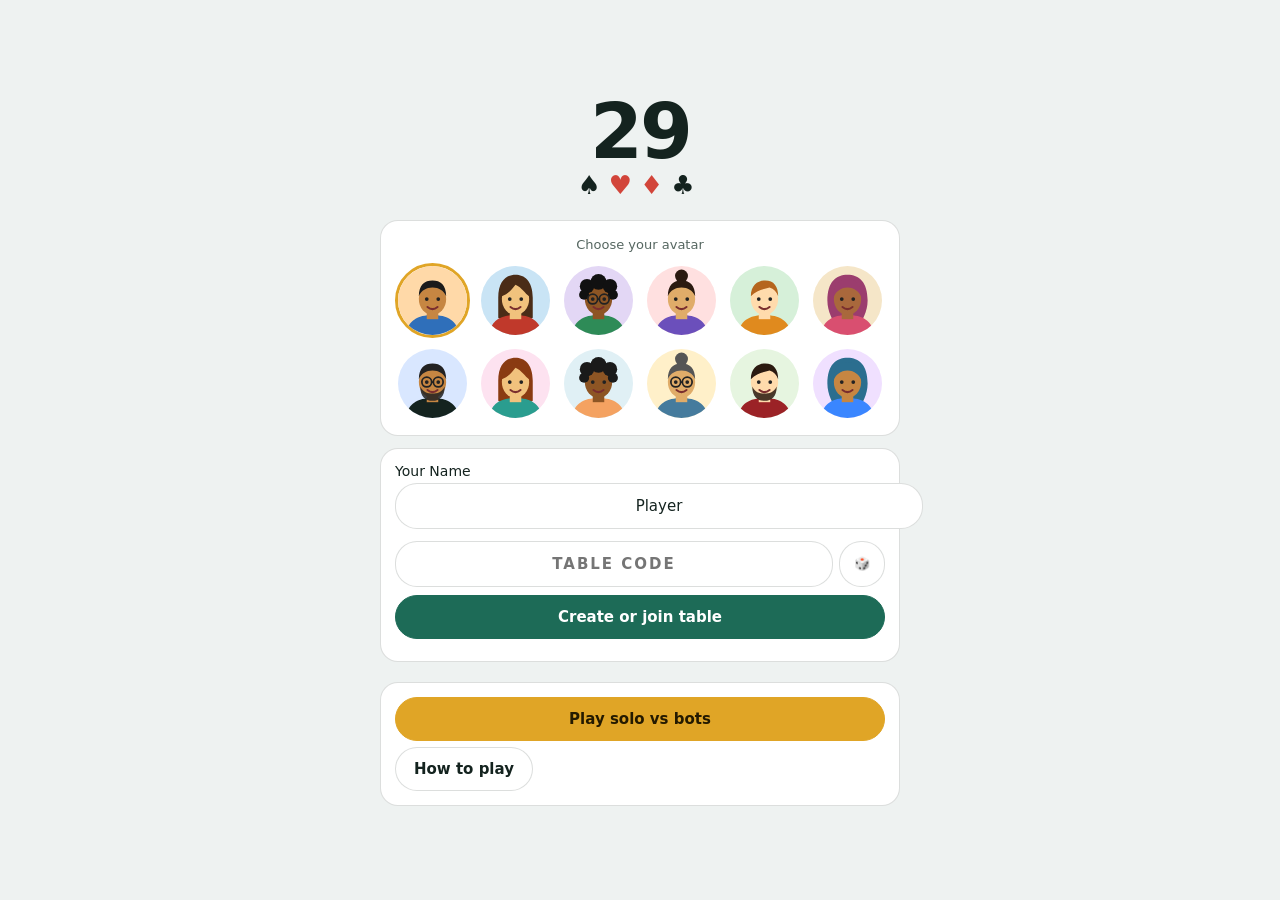
<file: 29_Card_Game_v10.html>
<!DOCTYPE html>
<html lang="en"><head><meta charset="utf-8">
<meta name="viewport" content="width=device-width, initial-scale=1, viewport-fit=cover">
<meta name="theme-color" content="#0f4a3e">
<title>29 Card Game</title>
<style>
:root{--bg:#eef2f1;--sf:#fff;--tx:#14231f;--mut:#566761;--felt:#16604f;--felt2:#0e4538;--ac:#e0a526;--act:#1d6b57;--ln:#14231f26;--cw:clamp(46px,14.5vw,60px);--tw:clamp(42px,12.5vw,52px);--sr:94px;box-sizing:border-box;padding-top:env(safe-area-inset-top,0px);padding-bottom:env(safe-area-inset-bottom,0px)}
@media (prefers-color-scheme:dark){:root:not([data-theme="light"]){--bg:#0a110f;--sf:#17221f;--tx:#e6efec;--mut:#98aaa4;--felt:#12513f;--felt2:#0a3329;--act:#2f9a7e;--ln:#e6efec26}}
:root[data-theme="dark"]{--bg:#0a110f;--sf:#17221f;--tx:#e6efec;--mut:#98aaa4;--felt:#12513f;--felt2:#0a3329;--act:#2f9a7e;--ln:#e6efec26}
html,body{height:100%;margin:0;overscroll-behavior:none}
body{background:var(--bg);color:var(--tx);font-family:system-ui,-apple-system,"Segoe UI",Roboto,sans-serif;-webkit-tap-highlight-color:transparent;-webkit-user-select:none;user-select:none}
#app{max-width:480px;height:100%;margin:0 auto;display:flex;flex-direction:column}
#game{position:relative;display:flex;flex-direction:column;height:100%}
#lobby{flex:1;display:flex;flex-direction:column;justify-content:center;gap:12px;padding:24px;overflow:auto}
.logo{text-align:center;margin-bottom:8px}
.logo b{display:block;font-size:76px;line-height:1;font-weight:800;letter-spacing:-3px}
.logo span{font-size:26px;letter-spacing:8px}
.logo .r{color:#d2453a}
.lcard{background:var(--sf);border-radius:18px;padding:14px;border:1px solid var(--ln)}
#bar{display:flex;align-items:center;justify-content:space-between;gap:8px;padding:8px 14px 4px}
#chips{display:flex;gap:6px;flex-wrap:wrap}
.chip{background:var(--sf);border:1px solid var(--ln);border-radius:14px;padding:4px 10px;font-size:13px;white-space:nowrap}
.chip b{font-weight:700}
.chip.x{background:var(--ac);color:#241a00;border-color:var(--ac)}
#strip{display:flex;gap:8px;padding:4px 14px 8px}
.tm{flex:1;background:var(--sf);border:1px solid var(--ln);border-radius:14px;padding:6px 10px;display:flex;align-items:baseline;gap:8px;flex-wrap:wrap}
.tm.me{border-color:var(--act)}
.tm small{color:var(--mut);width:100%;font-size:11px}
.tm b{font-size:22px}
.tm b i{font-style:normal;font-size:13px;color:var(--mut);font-weight:500}
.tm span{margin-left:auto;font-size:12px;color:var(--mut)}
#table{position:relative;flex:1;min-height:0;margin:0 10px;border-radius:26px;background:radial-gradient(ellipse at center,var(--felt) 0%,var(--felt2) 100%);box-shadow:inset 0 0 0 3px #0003,0 4px 14px #0003;color:#fff}
.seat{position:absolute;text-align:center;font-size:13px;z-index:2}
#s2{top:10px;left:50%;transform:translateX(-50%)}
#s1{right:8px;top:50%;transform:translateY(-50%)}
#s3{left:8px;top:50%;transform:translateY(-50%)}
.av{width:44px;height:44px;border-radius:50%;background:#ffffff22;border:2px solid #ffffff55;display:flex;align-items:center;justify-content:center;font-weight:700;font-size:17px;margin:0 auto 3px;position:relative;transition:box-shadow .2s}
.on .av{border-color:var(--ac);box-shadow:0 0 0 4px #e0a52666}
.cnt{position:absolute;right:-7px;bottom:-5px;background:#000a;border-radius:10px;font-size:11px;font-weight:600;padding:1px 6px}
.sn{max-width:88px;overflow:hidden;text-overflow:ellipsis;white-space:nowrap}
.sn small{display:block;font-size:11px;color:inherit;opacity:.75;line-height:1.2}
.pic{display:block;width:100%;height:100%;border-radius:50%;overflow:hidden}
.pic svg{display:block;width:100%;height:100%}
#s0{left:50%;transform:translateX(-50%);bottom:8px}
.avg{display:grid;grid-template-columns:repeat(6,1fr);gap:8px}
.avb{padding:0;min-height:0;border:3px solid transparent;border-radius:50%;background:none;width:100%;aspect-ratio:1}
.avb.sel{border-color:var(--ac)}
#center{position:absolute;inset:0}
#cc{position:absolute;inset:0}
#fly{position:absolute;inset:0;z-index:6;pointer-events:none}
#cc .card,#fly .card{position:absolute;transform:translate(-50%,-50%)}
#cc .card,#fly .card{--cw:var(--tw)}
.s0{left:calc(50% + var(--tw)*.3);top:max(calc(100% - var(--sr) - var(--tw)*.71),calc(50% + 4px))}.s1{left:70%;top:50%}.s2{left:calc(50% - var(--tw)*.3);top:min(calc(var(--sr) + var(--tw)*.71),calc(50% - 4px))}.s3{left:30%;top:50%}
#fly .card{transition:left .7s ease-in,top .7s ease-in,opacity .7s ease-in,transform .7s ease-in}
.bonus{position:absolute;transform:translate(-50%,-50%);font-weight:800;font-size:26px;color:#ffd15c;opacity:0;transition:opacity .4s .3s;text-shadow:0 1px 4px #000}
.in0{animation:i0 .35s ease-out}.in1{animation:i3 .35s ease-out}.in2{animation:i2 .35s ease-out}.in3{animation:i1 .35s ease-out}
@keyframes i0{from{margin-top:150px;opacity:0}}@keyframes i1{from{margin-left:-150px;opacity:0}}
@keyframes i2{from{margin-top:-150px;opacity:0}}@keyframes i3{from{margin-left:150px;opacity:0}}
@media (prefers-reduced-motion:reduce){.in0,.in1,.in2,.in3{animation:none}#fly .card{transition:none}}
#tc{position:absolute;left:12px;top:10px;font-size:11px;text-align:center;opacity:.9}
.card{position:relative;width:var(--cw);height:calc(var(--cw)*1.42);background:linear-gradient(160deg,#fff 0%,#efede5 100%);color:#1b1f1d;border-radius:calc(var(--cw)*.13);border:1px solid #0004;font-family:Georgia,"Times New Roman",serif;box-shadow:0 2px 6px #0007,inset 0 0 0 2px #fff;flex:none;overflow:hidden}
.cn{position:absolute;left:calc(var(--cw)*.07);top:calc(var(--cw)*.05);width:calc(var(--cw)*.3);display:flex;flex-direction:column;align-items:center;line-height:1}
.cn b{font-size:calc(var(--cw)*.3);font-weight:700}
.cn i{font-style:normal;font-size:calc(var(--cw)*.26);margin-top:1px}
.cn.bt{left:auto;top:auto;right:calc(var(--cw)*.07);bottom:calc(var(--cw)*.05);transform:rotate(180deg)}
.pp{position:absolute;inset:0;display:flex;align-items:center;justify-content:center;font-size:calc(var(--cw)*.62);line-height:1}
.pp.md{flex-direction:column;font-size:calc(var(--cw)*.3)}
.pp.md::before{content:"";position:absolute;width:calc(var(--cw)*.6);height:calc(var(--cw)*.86);border:1.5px solid currentColor;border-radius:calc(var(--cw)*.1);opacity:.35}
.pp.md b{font-size:calc(var(--cw)*.48);font-weight:700}
.pp.md i{font-style:normal}
.pv{position:absolute;left:50%;bottom:calc(var(--cw)*.05);transform:translateX(-50%);font:700 calc(var(--cw)*.19)/1 system-ui,sans-serif;background:#1b1f1d14;color:#51635d;border-radius:8px;padding:2px 5px}
.card.r{color:#c4332b}

.back{background:radial-gradient(circle,#e0a526 0 3px,transparent 4px),repeating-linear-gradient(45deg,#24457f,#24457f 4px,#31609e 4px,#31609e 8px);border:2px solid #fff;width:30px;height:42px}
.ts{font-size:26px;line-height:1;background:#fff;color:#14231f;border-radius:50%;width:38px;height:38px;display:flex;align-items:center;justify-content:center;margin:2px auto 0}
.ts.r{color:#c0392b}
#msg{padding:8px 16px 0;font-size:14px;line-height:1.35;min-height:20px;text-align:center}
#hint{padding:0 16px;font-size:14px;color:var(--mut);text-align:center;min-height:17px;margin-top:2px}
#dock{padding:4px 10px 12px}
#act{display:flex;gap:8px;flex-wrap:wrap;justify-content:center;align-items:center;margin:6px 0;min-height:4px}
#act b{min-width:34px;text-align:center;font-size:22px}
#hand{display:flex;justify-content:center;padding-top:14px;min-height:calc(var(--cw)*1.42 + 16px)}
#hand .card{margin-left:calc(var(--cw)*-.34);cursor:pointer;transition:transform .12s}
#hand .card:first-child{margin-left:0}
#hand .ok{transform:translateY(-12px);box-shadow:0 8px 14px #0008,0 0 0 2px var(--ac)}
#hand .ok:active{transform:translateY(-20px) scale(1.05)}
#hand .dim{opacity:.4;filter:grayscale(.6)}
#hand .lock{margin-left:12px;cursor:default;outline:2px dashed var(--ac);outline-offset:1px}
#hand .lock::after{content:"locked";position:absolute;left:0;right:0;top:50%;transform:translateY(-50%);background:#14231fd0;color:#fff;font:600 calc(var(--cw)*.17)/1 system-ui,sans-serif;text-align:center;padding:4px 0}
button,input{font:inherit;font-size:15px;border-radius:22px;border:1px solid var(--ln);background:var(--sf);color:var(--tx);padding:0 18px;min-height:44px}
button{cursor:pointer;font-weight:600}
button:active{transform:scale(.97)}
button:disabled{opacity:.45}
button:focus-visible,input:focus-visible{outline:2px solid var(--ac);outline-offset:2px}
button.pri{background:var(--act);color:#fff;border-color:var(--act)}
button.gold{background:var(--ac);color:#241a00;border-color:var(--ac)}
button.sm{min-height:34px;font-size:13px;padding:0 14px}
input{width:100%;text-align:center;-webkit-user-select:text;user-select:text}
.res{text-align:center;line-height:1.5;width:100%;font-size:14px}
.seatrow{display:flex;justify-content:space-between;align-items:center;gap:8px;padding:8px 0;border-bottom:1px solid var(--ln)}
.note{font-size:13px;color:var(--mut);line-height:1.5;text-align:center;margin:0}
#sheet{position:fixed;inset:0;z-index:30;display:flex;align-items:flex-end;background:#0009}
.pn{background:var(--bg);width:100%;max-width:480px;margin:0 auto;border-radius:24px 24px 0 0;padding:18px 16px calc(18px + env(safe-area-inset-bottom,0px));max-height:82%;overflow:auto;-webkit-user-select:text;user-select:text}
.pn h2{margin:0 0 6px;font-size:18px}
table{width:100%;border-collapse:collapse;font-size:14px;margin:6px 0}
th,td{padding:6px;border-bottom:1px solid var(--ln);text-align:center}
th:first-child,td:first-child{text-align:left}
small{color:var(--mut)}
details{font-size:14px;line-height:1.5;color:var(--mut);margin-top:10px}
summary{cursor:pointer;color:var(--tx);font-weight:600}
.mb{position:fixed;inset:0;z-index:40;display:flex;align-items:center;justify-content:center;background:#000b;padding:20px}
.mp{background:var(--bg);border-radius:26px;padding:22px 18px;width:100%;max-width:380px;text-align:center;border-top:6px solid var(--ac);animation:pop .25s ease-out}
.mp.win{border-top-color:var(--act)}.mp.lose{border-top-color:#d2453a}
.mp h2{margin:0 0 6px;font-size:22px}
.mp p{margin:6px 0;font-size:14px;line-height:1.45}
.big{font-size:52px;font-weight:800;line-height:1.1;margin-top:6px}
.win .big{color:var(--act)}.lose .big{color:#d2453a}
.pick{display:flex;gap:10px;justify-content:center;margin:16px 0}
.pk{text-align:center;font-size:12px;color:var(--mut);cursor:pointer;width:calc(var(--cw) + 6px)}
.pk .card{margin:0 auto 6px;transition:transform .12s}
.pk.sel .card{outline:3px solid var(--ac);transform:translateY(-8px)}
.pk.sel{color:var(--tx);font-weight:700}
.mp{max-height:92vh;overflow:auto}
.opt{text-align:left;border:2px solid var(--ln);border-radius:14px;padding:10px 12px;margin-top:8px;cursor:pointer;background:var(--sf)}
.opt.sel{border-color:var(--ac)}
.opt b{display:block;font-size:15px}
.opt small{display:block;margin-top:2px;line-height:1.35}
#bar{flex-wrap:wrap}
.rb{display:flex;gap:5px;margin-left:auto}
.rb .sm{padding:0 10px}
#hand .sel2{transform:translateY(-26px) scale(1.06);z-index:3;box-shadow:0 12px 18px #000a,0 0 0 3px var(--ac)}
.qb{width:100%;display:flex;gap:6px;justify-content:center}
.ltbox{position:relative;height:260px;margin:8px 0;--sr:60px;--tw:60px}
.ltbox .card{position:absolute;transform:translate(-50%,-50%);--cw:60px}
.win2{outline:3px solid var(--ac)}
#rx{position:absolute;top:52px;right:14px;z-index:15;background:var(--sf);border:1px solid var(--ln);border-radius:22px;padding:6px;display:flex;gap:2px;box-shadow:0 6px 18px #0006}
#rx button{min-height:40px;width:40px;padding:0;font-size:22px;border:none;background:none}
.dots{position:absolute;top:-12px;left:50%;transform:translateX(-50%);background:#fff;border-radius:10px;padding:4px 7px;display:flex;gap:3px;box-shadow:0 1px 4px #0006;z-index:3}
.dots i{width:5px;height:5px;border-radius:50%;background:#14231f;animation:bl 1s infinite}
.dots i:nth-child(2){animation-delay:.15s}.dots i:nth-child(3){animation-delay:.3s}
@keyframes bl{0%,60%,100%{opacity:.25;transform:translateY(0)}30%{opacity:1;transform:translateY(-3px)}}
.bub{position:absolute;z-index:8;background:#fff;border-radius:18px;padding:4px 10px;font-size:28px;box-shadow:0 2px 8px #0006;animation:bp 2.4s ease-out forwards;pointer-events:none}
.b0{left:calc(50% + 34px);bottom:12px}.b1{right:62px;top:40%}.b2{left:calc(50% + 34px);top:14px}.b3{left:62px;top:40%}
@keyframes bp{0%{transform:scale(.4);opacity:0}12%{transform:scale(1.1);opacity:1}20%{transform:scale(1)}85%{opacity:1}100%{opacity:0;transform:translateY(-12px)}}
@media (prefers-reduced-motion:reduce){.dots i,.bub{animation:none}}
.late{animation:fin .35s 1.2s both}
@keyframes pop{from{transform:scale(.9);opacity:0}}@keyframes fin{from{opacity:0}}
@media (prefers-reduced-motion:reduce){.mp,.late{animation:none}}
/* trump reveal animation */
#rv{position:absolute;inset:0;z-index:9;display:flex;align-items:center;justify-content:center;pointer-events:none;border-radius:26px;background:radial-gradient(circle at 50% 50%,#000a 0%,#0007 70%);animation:rvbg 2.5s ease-in-out forwards}
.rvb{display:flex;flex-direction:column;align-items:center;gap:14px;perspective:700px;animation:rvout 2.5s ease-in forwards}
.rvk{position:relative;width:92px;height:130px;animation:rvflip 2.5s cubic-bezier(.3,.1,.2,1) forwards}
.rvf{position:absolute;inset:0;border-radius:12px;border:2px solid #fff;box-shadow:0 8px 24px #000a}
.rvbk{animation:rvbk 2.5s ease-in forwards;background:radial-gradient(circle,#e0a526 0 5px,transparent 6px),repeating-linear-gradient(45deg,#24457f,#24457f 6px,#31609e 6px,#31609e 12px)}
.rvk{--cw:92px}
.rvfr{transform:scaleX(0);border:0;animation:rvfr 2.5s ease-out forwards,rvglow 2.5s ease-out forwards}
.tface{width:100%;height:100%;border-radius:12px;background:linear-gradient(160deg,#fff 0%,#efede5 100%);color:#1b1f1d;display:flex;flex-direction:column;align-items:center;justify-content:center;font-family:Georgia,"Times New Roman",serif}
.tface.r{color:#c4332b}.tface b{font-size:58px;line-height:1;font-weight:400}.tface small{color:inherit;font-size:12px;font-weight:700;margin-top:6px;font-family:system-ui,sans-serif}
.rvfr .card{width:100%;height:100%;border-radius:12px}
.rvt{text-align:center;color:#fff;font-weight:800;font-size:20px;text-shadow:0 2px 8px #000;opacity:0;animation:rvtx 2.5s ease-out forwards}
.rvt small{display:block;font-size:13px;font-weight:600;opacity:.85;margin-top:3px}
.ts.hid{visibility:hidden}
.ts.pop{animation:tspop .45s cubic-bezier(.3,1.6,.5,1)}
@keyframes rvbg{0%{opacity:0}12%{opacity:1}82%{opacity:1}100%{opacity:0}}
@keyframes rvout{0%,80%{transform:scale(1);opacity:1}100%{transform:scale(.5);opacity:0}}
@keyframes rvflip{0%{transform:translateY(40px) scale(.4);opacity:0}14%{transform:translateY(0) scale(1);opacity:1}26%{transform:rotate(-4deg)}34%{transform:rotate(4deg)}46%{transform:translateY(-6px) scale(1.25) rotate(0)}68%,100%{transform:translateY(0) scale(1.15)}}
@keyframes rvbk{0%,44%{transform:scaleX(1)}56%,100%{transform:scaleX(0)}}
@keyframes rvfr{0%,56%{transform:scaleX(0)}68%,100%{transform:scaleX(1)}}
@keyframes rvglow{0%,55%{box-shadow:0 8px 24px #000a}68%{box-shadow:0 0 0 5px #e0a526,0 0 40px 14px #e0a526aa}100%{box-shadow:0 0 0 3px #e0a526,0 0 22px 6px #e0a52688}}
@keyframes rvtx{0%,56%{opacity:0;transform:translateY(8px)}70%,100%{opacity:1;transform:none}}
@keyframes tspop{from{transform:scale(0)}}
@media (prefers-reduced-motion:reduce){#rv,.rvb,.rvk,.rvbk,.rvfr,.rvt,.ts.pop{animation:none}.rvbk{display:none}.rvfr{transform:none}.rvk{transform:scale(1.1)}.rvt{opacity:1}}
/* six-pip match board */
:root{--poff:#c3cbc8;--pred:#ff3b30;--pblk:#0c0f0e;--pbd:#14231f55}
@media (prefers-color-scheme:dark){:root:not([data-theme="light"]){--poff:#3b4743;--pbd:#e6efec77}}
:root[data-theme="dark"]{--poff:#3b4743;--pbd:#e6efec77}
.pips{display:flex;gap:6px;align-items:center}
.pip{--d:14px;display:block;width:var(--d);height:var(--d);border-radius:50%;background:var(--poff);border:2px solid transparent;box-sizing:border-box;flex:none}
.pip.r{background:var(--pred);box-shadow:0 0 8px 1px #ff3b3099,inset 0 0 0 1px #fff4}
.pip.b{background:var(--pblk);border-color:var(--pbd);box-shadow:0 0 5px 0 #0006}
.pips.lg{gap:10px}.pips.lg .pip{--d:24px}
.pips.sm{gap:3px}.pips.sm .pip{--d:10px;border-width:1px}
.pip.chg{animation:pipc .5s ease-out}
@keyframes pipc{from{background:var(--pf);border-color:transparent;box-shadow:none;transform:scale(1.4)}}
.pips.done{animation:pdone 1.2s ease-out}
.pips.done.r{--fc:#ff3b30}.pips.done.k{--fc:#000}
@keyframes pdone{35%{transform:scale(1.1);filter:drop-shadow(0 0 7px var(--fc))}}
.pips.dly .pip.chg,.pips.dly.done{animation-delay:1.2s;animation-fill-mode:backwards}
.tm .pips{width:100%;margin-top:3px}
.board{display:grid;gap:8px;margin:10px 0}
.bteam{background:var(--sf);border:1px solid var(--ln);border-radius:14px;padding:10px 12px}
.bteam.me{border-color:var(--act)}
.bth{display:flex;align-items:flex-start;justify-content:space-between;margin-bottom:8px;text-align:left;line-height:1.3}
.bsc{font-size:26px;font-weight:800;line-height:1}
.mp .board{text-align:left}
.ht td:last-child{white-space:nowrap}
.ht .pips{margin-bottom:3px}
@media (prefers-reduced-motion:reduce){.pip.chg,.pips.done{animation:none}}
/* responsive: phone, landscape phone, tablet, desktop */
#game{overflow-y:auto}#table{min-height:250px}
@media (hover:hover){#hand .ok:not(.sel2):hover{transform:translateY(-18px)}}
@media (max-height:700px){.av{width:38px;height:38px;font-size:15px}.sn small{display:none}:root{--sr:80px}}
@media (min-width:700px){:root{--cw:70px;--tw:64px;--sr:110px}#app{max-width:780px}#lobby{width:100%;max-width:520px;align-self:center}.mp{max-width:460px}.pn{max-width:640px}.av{width:56px;height:56px;font-size:20px}.sn{max-width:120px;font-size:14px}.seat{font-size:14px}#msg{font-size:16px;padding-top:10px}#hint{font-size:15px}.chip{font-size:14px}.tm b{font-size:26px}#table{margin:0 16px}#s2{top:14px}#dock{padding:6px 16px 18px}}
@media (min-width:700px) and (max-height:700px){:root{--sr:92px}.av{width:44px;height:44px;font-size:17px}}
@media (min-width:1100px){:root{--cw:82px;--tw:76px;--sr:122px}#app{max-width:1020px}.av{width:64px;height:64px;font-size:22px}}
@media (min-width:1100px) and (max-height:760px){:root{--cw:66px;--tw:60px;--sr:100px}.av{width:48px;height:48px;font-size:18px}}
@media (orientation:landscape) and (max-height:520px){:root{--cw:54px;--tw:48px;--sr:76px}#table{flex:none;height:300px}}
[hidden]{display:none!important}
</style></head><body>
<div id="app">
<div id="lobby"></div>
<div id="game" hidden>
<div id="bar"><div id="chips"></div><div class="rb"><button class="sm" id="snb" onclick="toggleSnd()" aria-label="Sound on or off"></button><button class="sm" onclick="toggleRx()" aria-label="Reactions">💬</button><button class="sm" onclick="openLast()">Last trick</button><button class="sm" onclick="openSheet(true)" aria-label="Open scores">Scores</button></div></div>
<div id="rx" hidden><button onclick="sendReact('👍')">👍</button><button onclick="sendReact('😂')">😂</button><button onclick="sendReact('😮')">😮</button><button onclick="sendReact('👏')">👏</button><button onclick="sendReact('😢')">😢</button><button onclick="sendReact('🔥')">🔥</button></div>
<div id="strip"></div>
<div id="table">
<div class="seat" id="s2"></div><div class="seat" id="s1"></div><div class="seat" id="s3"></div><div class="seat" id="s0"></div>
<div id="center"><div id="cc"></div><div id="fly"></div></div>
</div>
<div id="msg" aria-live="polite"></div><div id="hint"></div>
<div id="dock"><div id="act"></div><div id="hand"></div></div>
</div>
</div>
<div id="modal" class="mb" hidden></div>
<div id="lt" class="mb" hidden onclick="this.hidden=true"></div>
<div id="sheet" hidden onclick="if(event.target===this)openSheet(false)"><div class="pn">
<h2>Scores</h2><div id="sb"></div><div id="hist" class="note" style="text-align:left"></div>
<details><summary>How to play</summary>
<p>Partners sit opposite. Card order in each suit: J, 9, A, 10, K, Q, 8, 7. Points: J 3, 9 2, A 1, 10 1. A deal has 28 points.</p>
<p>Bid 16–28 on your first 4 cards. Then the opponents may double the stakes (×2) and the bidder may redouble (×4). Single Hand: after trump is set and before the first lead, any player may declare it. They play alone, their partner sits out, and they must win all 8 tricks: +3 game points if they do, −3 if they lose any trick. The bidding team’s pips move one step per game point: 1, 2 or 4 steps at stakes ×1, ×2 or ×4.</p>
<p>The bidder picks one card to set the trump suit. That card stays in the bidder’s hand and can be played normally, and trump stays hidden. Two other choices: Joker means no trump this deal. 7th card means the suit of the bidder’s 7th card is trump; the bidder sees it but cannot play it until someone asks for trump or it is the last trick. Everyone then gets 4 more cards.</p>
<p>Follow the lead suit. If you cannot, you may ask for trump before you play. Once you play your card you cannot ask on that turn. After trump is asked, you must play a trump card if you hold one. The highest trump wins, otherwise the highest card of the lead suit. If trump is revealed during a trick, every trump-suit card in that trick counts as trump, even one played before the reveal.</p>
<p>Royals: K and Q of trump, once your team has won a trick. The bid drops by 4 for the bidding team, or rises by 4 if the opponents declare. Match scoring uses six pips per team. A made bid turns a black pip off, or else an off pip red. A failed bid turns a red pip off, or else an off pip black. Only the bidding team’s pips change. Six red pips (+6) win the match; six black pips (−6) lose it.</p>
<p>Online: all cards are stored in the shared table data, so use it for friendly games.</p></details>
<div class="row" style="margin-top:12px"><button class="pri" style="width:100%" onclick="openSheet(false)">Done</button></div>
</div></div>
<script>
const $=id=>document.getElementById(id);
const cleanN=n=>String(n||'Player').replace(/[<>&"'`\\]/g,'').trim().slice(0,16)||'Player';
var syncErr=0;
const SU=['♠','♥','♦','♣'],RK=['J','9','A','10','K','Q','8','7'],PT={J:3,9:2,A:1,10:1};
const tm=s=>s%2,pt=c=>PT[c.r]||0,red=c=>c.s===1||c.s===2,cid=c=>c.s+c.r;
let warnSeen=-1,G=null,solo=false,isHost=false,uid=null,uname='Player',me=0,myTeam=-1,db=null,tdoc=null,code='',seats=[null,null,null,null],lastN={},baseline=true,tmr=0,hb=16,seenQ=-1,seenT=new Set(),wr=false,dirty=false,lmsg='',wasMine=false,selT=null,dismissId=-1,ml=false,myAv=loadAv(),selP=null,seenR=-1,lastId=-1,overId=-1,lastMsg='',lastRx=0,snOn=loadSn(),ws=null,wsOnline=false;
const sh=a=>{for(let i=a.length-1;i>0;i--){const j=Math.random()*(i+1)|0;[a[i],a[j]]=[a[j],a[i]]}return a};
const srt=h=>h.sort((a,b)=>a.s-b.s||a.o-b.o);
const openSheet=v=>{$('sheet').hidden=!v};

/* ===== match scoring: six pips per team (pure logic, no UI) =====
   pip value: 1 = red (+1), -1 = black (-1), 0 = off. Team score = reds - blacks = sum of its pips.
   Only the bidding team's pips move, one pip per game point. */
const NP=6;
let undoArm=false,undoT=0,pipPrev=null,devSeen='',devTm='',shSeen=-1,shTm=-1;
const freshPips=()=>[Array(NP).fill(0),Array(NP).fill(0)];
const clonePips=P=>P.map(a=>a.slice());
const pipScore=a=>a.reduce((x,v)=>x+v,0);
const pipsFull=(a,v)=>a.every(x=>x===v);
const sg=n=>n>0?'+'+n:n<0?'\u2212'+(-n):'0';
function pipStep(a,ok){
  const n=a.slice();
  if(ok){const b=n.lastIndexOf(-1);if(b>=0)n[b]=0;else{const o=n.indexOf(0);if(o>=0)n[o]=1}}
  else{const r=n.lastIndexOf(1);if(r>=0)n[r]=0;else{const o=n.indexOf(0);if(o>=0)n[o]=-1}}
  return n;
}
/* winning team index, or -1 while the match is still open: six red wins, six black loses */
function pipWinner(P){for(let t=0;t<2;t++){if(pipsFull(P[t],1))return t;if(pipsFull(P[t],-1))return 1-t}return -1}
/* returns new pips after a finished hand: k game points applied to the bidding team only; stops once the match is decided */
function applyHand(P,bt,ok,k){
  const n=clonePips(P);
  for(let i=0;i<k&&pipWinner(n)<0;i++)n[bt]=pipStep(n[bt],ok);
  return n;
}
/* ===== end match scoring ===== */

/* ===== engine: runs on the host (or locally in solo) ===== */
/* ===== Single Hand: after trump is set and before the first lead, any player may play alone and must win all 8 tricks.
   The caller's partner sits out (tricks have 3 cards). Made: +3 game points for the caller's team, failed: -3. ===== */
const tl=()=>G.sh>=0?3:4;
const nxt=p=>{let n=(p+1)%4;if(G.sh>=0&&n===(G.sh+2)%4)n=(n+1)%4;return n};
function shStrong(p){   /* bots only call it with a near-certain hand: six or more top-run tricks */
  let n=0;for(let s=0;s<4;s++){let o=0;while(G.hands[p].some(c=>c.s===s&&c.o===o))o++;n+=o}return n>=6;
}
function declareSh(p){
  G.sh=p;G.phase='play';G.turn=p;G.shev=1;
  G.msg='@'+p+' declares SINGLE HAND: alone, all 8 tricks. @'+(p+2)%4+' sits out.';
}
function shNext(){G.shi++;if(G.shi>=4){G.phase='play';G.turn=(G.dealer+1)%4}else G.turn=(G.dealer+1+G.shi)%4}
function botSh(){while(G.phase==='sh'&&G.bots[G.turn]){if(shStrong(G.turn)){declareSh(G.turn);return}shNext()}}
function openSh(){G.phase='sh';G.shi=0;G.turn=(G.dealer+1)%4;botSh()}
function newRound(){
  const d=[];for(let s=0;s<4;s++)RK.forEach((r,o)=>d.push({s,r,o}));sh(d);
  const o=G,dealer=o.dealer==null?3:(o.dealer+1)%4,f=(dealer+1)%4;
  G={id:(o.id||0)+1,q:o.q||0,pid:o.pid,names:o.names,bots:o.bots,av:o.av,pips:o.pips||freshPips(),hist:o.hist||[],dealer,last:o.last||null,rq:o.rq||0,react:o.react||null,
    hands:[0,1,2,3].map(i=>srt(d.slice(i*4,i*4+4))),rest:[0,1,2,3].map(i=>d.slice(16+i*4,20+i*4)),
    sh:-1,shi:0,shev:0,bid:0,bidder:-1,passed:[0,0,0,0],stake:1,dl:[],di:0,trump:-1,tcard:null,nt:false,rev:false,forced:-1,trick:[],n:0,pts:[0,0],tricks:[0,0],roy:false,
    phase:'bid',turn:f,msg:'New deal. @'+f+' bids first.'};
  hb=16;bidNext();
}
function bidNext(){
  const act=[0,1,2,3].filter(i=>!G.passed[i]);
  if(G.bid===28||act.length===1){
    if(!G.bid){G.bid=16;G.bidder=act[0];G.msg='All passed. @'+act[0]+' must bid 16.'}
    return endBid();
  }
  while(G.passed[G.turn])G.turn=(G.turn+1)%4;
}
function doBid(p,b){
  if(b){G.bid=b;G.bidder=p;G.msg='Bid: @'+p+' '+b+'.'}else{G.passed[p]=1;G.msg='@'+p+': pass.'}
  G.turn=(p+1)%4;bidNext();
}
function est(p){const h=G.hands[p];return h.reduce((a,c)=>a+pt(c),0)}
function botBid(p){
  const h=G.hands[p],cnt=[0,0,0,0];h.forEach(c=>cnt[c.s]++);
  let t=14+est(p)*1.4+(Math.max(...cnt)>=3?2:0)+(h.some(c=>c.r==='J')?1:0)+Math.random()*2-1;
  if(G.bidder>=0&&G.bidder!==p&&tm(G.bidder)===tm(p))t-=3;
  t=Math.min(24,Math.round(t));const need=Math.max(16,G.bid+1);
  return need<=t?need:0;
}
/* bidding done -> opponents may double -> bidder may redouble -> trump */
function endBid(){
  G.phase='dbl';G.dl=[(G.bidder+1)%4,(G.bidder+3)%4];G.di=0;G.turn=G.dl[0];
  G.msg='@'+G.bidder+' won the bid at '+G.bid+'. Opponents may double.';
}
function doDbl(p,d){
  if(d){G.stake=2;G.phase='rdbl';G.turn=G.bidder;G.msg='@'+p+' doubles: stakes ×2. @'+G.bidder+' may redouble.';G.dev={n:(G.dev?G.dev.n:0)+1,p,x:2}}
  else{G.di++;if(G.di>=2)toTrump();else{G.turn=G.dl[G.di];G.msg='@'+p+': no double.'}}
}
function doRdbl(p,d){if(d){G.stake=4;G.dev={n:(G.dev?G.dev.n:0)+1,p,x:4}}toTrump(d?'@'+p+' redoubles: stakes ×4. ':(' @'+p+' keeps ×2. '))}
function toTrump(pre){
  G.phase='trump';G.turn=G.bidder;
  G.msg=(pre||(G.stake>1?'':'No double. '))+'@'+G.bidder+' picks a face-down trump card.';
}
const botDbl=p=>est(p)>=5||(est(p)>=4&&G.bid>=21);
const botRdbl=p=>est(p)>=5;
function botTrump(){
  const h=G.hands[G.bidder];let bs=-1,bc=null;
  for(let s=0;s<4;s++){const cs=h.filter(c=>c.s===s);if(!cs.length)continue;
    const v=cs.length*3+cs.reduce((a,c)=>a+pt(c)*2,0)+(cs.some(c=>c.r==='J')?3:0);
    if(v>bs){bs=v;bc=cs.slice().sort((a,b)=>b.o-a.o)[0]}}
  return bc;
}
/* Joker = no trump. 7th card = bidder's 7th dealt card is kept aside (seen by the bidder) and sets trump. */
function setTrumpMode(p,m,w){
  if(m==='nt'){
    G.nt=true;G.rev=true;G.trump=-1;
    G.hands.forEach((h,i)=>{h.push(...G.rest[i]);srt(h)});
    G.msg='Joker: no trump this deal. The last 4 cards are dealt.';
  }else{
    const c=G.rest[p].splice(2,1)[0];G.tcard=c;G.trump=c.s;
    G.hands.forEach((h,i)=>{h.push(...G.rest[i]);srt(h)});
    G.msg='Trump comes from the 7th card of @'+p+', kept aside. The last cards are dealt.';
  }
  G.phase='play';G.turn=(G.dealer+1)%4;
  /* 7th-card trump but none of the bidder's other 7 cards is a point card (J, 9, A, 10): cancel or continue */
  if(m==='7th'&&!w&&G.hands[p].every(c=>pt(c)===0)){G.phase='no7';G.turn=p;G.msg='@'+p+' has no point card among the other 7 cards. Cancel this deal or continue?'}
  else openSh();
}
function setTrump(p,c){
  G.tcard=null;G.trump=c.s;  /* the chosen card stays in the bidder's hand, playable; only the 7th-card trump is locked */
  G.hands.forEach((h,i)=>{h.push(...G.rest[i]);srt(h)});
  G.phase='play';G.turn=(G.dealer+1)%4;G.msg='Trump suit is set and hidden. The last 4 cards are dealt.';openSh();
}
/* legal moves. reveal=true only BEFORE the player has played this turn */
function moves(p){
  const h=G.hands[p],t=G.trick;
  if(!t.length)return{cards:h,reveal:false};
  const f=h.filter(c=>c.s===t[0].c.s);
  if(f.length)return{cards:f,reveal:false};
  if(G.rev){
    if(G.forced===p){const tr=h.filter(c=>c.s===G.trump);if(tr.length)return{cards:tr,reveal:false}}
    return{cards:h,reveal:false};
  }
  return{cards:h,reveal:true};
}
function reveal(p){
  G.rev=true;G.forced=p;
  if(G.tcard){G.tcs=G.tcard;G.hands[G.bidder].push(G.tcard);srt(G.hands[G.bidder]);G.tcard=null}
  G.msg='Trump is '+SU[G.trump]+(p===G.bidder?', revealed by @':', asked by @')+p+'. @'+p+' must play now.';
}
function canRoy(p){
  if(G.sh>=0||G.roy||!G.rev||!G.tricks[tm(p)])return false;
  const h=G.hands[p];return h.some(c=>c.s===G.trump&&c.r==='K')&&h.some(c=>c.s===G.trump&&c.r==='Q');
}
function declare(p){
  G.roy=true;G.bid+=tm(p)===tm(G.bidder)?-4:4;
  G.msg='Royals declared by @'+p+'. The bid is now '+G.bid+'.';
}
function cls(x,ls){return x.c.s===G.trump&&G.rev&&ls!==G.trump?2:x.c.s===ls?1:0}  /* G.rev (not x.tr): a trump-suit card played before the reveal still counts once trump is revealed in the same trick */
function winIdx(t){
  const ls=t[0].c.s;let b=0;
  for(let i=1;i<t.length;i++){const a=cls(t[i],ls),z=cls(t[b],ls);if(a>z||(a===z&&a>0&&t[i].c.o<t[b].c.o))b=i}
  return b;
}
const wins=(p,c)=>{const t=G.trick.concat({p,c,tr:G.rev});return t[winIdx(t)].p===p};
function play(p,c){
  const h=G.hands[p];h.splice(h.indexOf(c),1);
  G.trick.push({p,c,tr:G.rev});
  if(G.forced===p)G.forced=-1;
  if(G.trick.length<tl())G.turn=nxt(p);
}
function resolve(){
  const w=G.trick[winIdx(G.trick)],v=G.trick.reduce((a,x)=>a+pt(x.c),0);
  G.pts[tm(w.p)]+=v;G.tricks[tm(w.p)]++;
  G.last={q:++G.q,w:w.p,v,cards:G.trick.map(x=>({p:x.p,c:x.c}))};
  G.msg='Trick to @'+w.p+': +'+v+' point'+(v===1?'':'s')+'.';
  botReact(w.p,v);
  G.trick=[];G.n++;G.turn=w.p;
  if(G.n===8||(G.sh>=0&&w.p!==G.sh))return endRound();   /* single hand: the caller losing any trick ends it */
  if(G.n===7&&!G.rev&&G.trump>=0){if(G.tcard){G.tcs=G.tcard;G.hands[G.bidder].push(G.tcard);G.tcard=null}G.rev=true;G.msg+=' Trump is revealed for the last trick.'}
}
function endRound(){
  const sh=G.sh>=0,bt=tm(sh?G.sh:G.bidder),got=sh?G.tricks[bt]:G.pts[bt],ok=sh?G.tricks[bt]===8:got>=G.bid,k=sh?3:G.stake;
  const before=clonePips(G.pips);
  G.pips=applyHand(before,bt,ok,k);G.rev=true;G.phase='over';
  G.hist.push({n:G.hist.length+1,bt,bid:sh?0:G.bid,got,ok,k,sh:sh?1:0,before,after:clonePips(G.pips)});
}
const mw=()=>pipWinner(G.pips);
/* undo the last completed hand: restore the exact pip states from before it (match status follows from the pips) */
function undoHand(p){
  const r=G.hist.pop();G.pips=clonePips(r.before);
  if(G.phase==='over'){G.dealer=(G.dealer+3)%4;newRound();G.msg='Hand '+r.n+' undone by @'+p+'. Pips restored. New deal: @'+G.turn+' bids first.'}
  else G.msg='Hand '+r.n+' undone by @'+p+'. Pips restored.';
}
function botPlay(p){
  if(G.phase!=='play'||G.turn!==p||G.trick.length>=tl())return;
  if(canRoy(p))declare(p);
  const m=moves(p),t=G.trick;
  if(m.reveal){
    /* a bot asks for trump as its own step, before it plays */
    const w=t.length?t[winIdx(t)]:null,pw=w&&tm(w.p)===tm(p);
    const has=G.hands[p].some(c=>c.s===G.trump)||(p===G.bidder&&G.tcard);
    if(!pw&&has&&t.reduce((a,x)=>a+pt(x.c),0)>=1){reveal(p);return commit()}
  }
  const cs=m.cards;let pick;
  if(!t.length){
    const pool=(!G.rev&&cs.some(c=>c.s!==G.trump))?cs.filter(c=>c.s!==G.trump):cs;
    pick=pool.slice().sort((a,b)=>a.o-b.o||pt(b)-pt(a))[0];
  }else{
    const pw=tm(t[winIdx(t)].p)===tm(p),win=cs.filter(c=>wins(p,c));
    if(pw)pick=cs.slice().sort((a,b)=>pt(b)-pt(a)||b.o-a.o)[0];
    else if(win.length)pick=win.sort((a,b)=>(a.s===G.trump)-(b.s===G.trump)||b.o-a.o)[0];
    else pick=cs.slice().sort((a,b)=>pt(a)-pt(b)||b.o-a.o)[0];
  }
  play(p,pick);commit();
}
function apply(p,a){
  if(!G||p<0)return;
  const t=a.t,h=G.hands[p];
  if(t==='react'){if(['👍','😂','😮','👏','😢','🔥'].includes(a.e)){G.react={q:++G.rq,p,e:a.e};commit()}return}
  if(t==='undo'){if(!G.hist.length)return;undoHand(p);commit();return}
  if(t==='bid'&&G.phase==='bid'&&G.turn===p){const b=+a.b;if(b===0||(b>=Math.max(16,G.bid+1)&&b<=28))doBid(p,b);else return}
  else if(t==='dbl'&&G.phase==='dbl'&&G.turn===p)doDbl(p,!!a.d);
  else if(t==='rdbl'&&G.phase==='rdbl'&&G.turn===p)doRdbl(p,!!a.d);
  else if(t==='sh'&&G.phase==='sh'&&G.turn===p){if(a.d)declareSh(p);else{shNext();botSh()}}
  else if(t==='trump'&&G.phase==='trump'&&G.bidder===p){
    if(a.m==='7th'&&a.w&&h.every(c=>pt(c)===0)){setTrumpMode(p,'7th',1);G.warn=p;G.msg='@'+p+' has no point cards but wants to continue. Trump is hidden.'}
    else if(a.m==='nt'||a.m==='7th')setTrumpMode(p,a.m);
    else{const c=h.find(x=>cid(x)===a.c);if(!c)return;setTrump(p,c)}
  }
  else if(t==='no7'&&(G.phase==='no7'||G.phase==='trump')&&G.bidder===p){
    if(a.c){G.dealer=(G.dealer+3)%4;newRound();G.msg='Deal cancelled: @'+p+' had no point cards for a 7th-card trump. New deal: @'+G.turn+' bids first.'}
    else if(G.phase==='no7'){G.phase='play';G.turn=(G.dealer+1)%4;G.warn=p;G.msg='@'+p+' has no point cards but wants to continue. Trump is hidden.';openSh()}
  }
  else if(G.phase==='play'&&G.trick.length<tl()&&G.turn===p){
    if(t==='play'){const c=h.find(x=>cid(x)===a.c);if(!c||!moves(p).cards.includes(c))return;play(p,c)}
    else if(t==='reveal'&&moves(p).reveal)reveal(p);
    else if(t==='roy'&&canRoy(p))declare(p);
    else return;
  }
  else if(t==='next'&&G.phase==='over'){if(mw()>=0){G.pips=freshPips();G.hist=[]}newRound()}
  else return;
  commit();
}
function kick(){
  clearTimeout(tmr);
  if(!G||!(solo||isHost))return;
  const bt=i=>G.bots[i],go=(ms,f)=>{tmr=setTimeout(f,ms)};
  if(G.phase==='bid'&&bt(G.turn))go(900,()=>apply(G.turn,{t:'bid',b:botBid(G.turn)}));
  else if(G.phase==='dbl'&&bt(G.turn))go(1000,()=>apply(G.turn,{t:'dbl',d:botDbl(G.turn)}));
  else if(G.phase==='rdbl'&&bt(G.turn))go(1000,()=>apply(G.turn,{t:'rdbl',d:botRdbl(G.turn)}));
  else if(G.phase==='no7'&&bt(G.bidder))go(1500,()=>apply(G.bidder,{t:'no7',c:Math.random()<.6?1:0}));
  else if(G.phase==='trump'&&bt(G.bidder))go(1300,()=>apply(G.bidder,Math.random()<.15?(G.hands[G.bidder].every(c=>pt(c)===0)&&Math.random()<.5?{t:'no7',c:1}:{t:'trump',m:'7th',w:1}):{t:'trump',c:cid(botTrump())}));
  else if(G.phase==='play'){
    if(G.trick.length===tl())go(1300,()=>{resolve();commit()});
    else if(bt(G.turn))go(900,()=>botPlay(G.turn));
  }
}
function commit(){render();if(solo){try{localStorage.setItem(SAVEK,JSON.stringify(G))}catch(e){}}kick();if(!solo&&isHost&&G)sync()}

/* ===== multiplayer plumbing (WebSocket) ===== */
let inRoom=false;  // true when we've joined/created a room

function openWs(){
  ws=new WebSocket('ws://'+location.host+'/ws');
  ws.onopen=()=>{wsOnline=true;syncErr=0;inRoom=false;
    if(lmsg&&lmsg.includes('Online tables'))lmsg='';
    render();
  };
  ws.onmessage=e=>{try{const d=JSON.parse(e.data);handleServerMsg(d)}catch(er){console.error(er)}};
  ws.onclose=()=>{wsOnline=false;if(solo)return;syncErr=1;setTimeout(openWs,2000)};
  ws.onerror=()=>{wsOnline=false;syncErr=1};
}
function wSend(obj){
  if(ws&&ws.readyState===WebSocket.OPEN)ws.send(JSON.stringify(obj));
}
function handleServerMsg(d){
  const t=d.type;
  if(t==='room-created'||t==='room-joined'){
    code=d.roomId;
    // Only update uname from server if we don't have one yet
    if(!uname)d.players?.forEach(p=>{if(p&&p.seat===0)uname=p.name});
    seats=d.players||[];
    isHost=d.hostSeat===0;
    me=d.players?d.players.findIndex(p=>p&&p.name===uname&&p.connected!==false):0;
    if(me<0)me=0;
    if(me>=0&&myTeam<0)myTeam=me%2;
    inRoom=true;
    renderLobby();
  }
  else if(t==='room-updated'){
    seats=d.players||[];
    // If gameState is set (non-empty), transition to game
    if(d.gameState&&d.gameState!==''){
      try{
        G=JSON.parse(d.gameState);
        me=G?G.pid.indexOf(uname):0;
        if(me<0)me=0;
      }catch(e){}
    }
    renderLobby();
  }
  else if(t==='game-started'){
    // Host signals game start — v10 engine will initialise
    code=d.roomId;
    isHost=d.hostSeat===0;
    seats=d.players||[];
    // We're now in a game — initialise a fresh round
    if(isHost){
      const av=seats.map(p=>p?p.av||0:0);
      const bots=seats.map(p=>!p);
      G={pid:seats.map(p=>p?p.name:null),names:seats.map((p,i)=>p?p.name:BN[i]),bots:bots,av:av};
      newRound();
      commit();
      // Immediately push initial state
      setTimeout(()=>sync(),100);
    }else{
      // Non-host: wait for host to send game state
      lmsg='Waiting for host to start...';
      renderLobby();
    }
  }
  else if(t==='game-state-sync'){
    // Full game state broadcast from host
    if(d.state){
      try{
        const newState=JSON.parse(d.state);
        G=newState;
        seats=d.players||seats;
        me=G?G.pid.indexOf(uname):0;
        if(me<0)me=0;
        console.log('[v10] game-state-sync received: me='+me+', uname='+uname+', G.phase='+G.phase+', G.turn='+G.turn+', G.bid='+G.bid);
        render();
      }catch(e){console.error('[v10] game-state-sync parse error:',e)}
    }
  }
  else if(t==='relay-action'){
    // Host received a relayed action from a non-host player
    if(isHost){
      try{
        const action=JSON.parse(d.action);
        console.log('[v10] relay-action from seat '+d.from+':', action);
        apply(d.from, action);
        commit();
      }catch(e){console.error('[v10] relay-action error:',e)}
    }
  }
  else if(t==='game-cancelled'){
    G=null;inRoom=false;code='';renderLobby();
  }
  else if(t==='player-status'){
    // Update player connection status
    if(d.seat!==undefined){
      seats[d.seat]={...seats[d.seat],connected:d.connected};
    }
  }
}
async function sync(){
  if(!ws||ws.readyState!==WebSocket.OPEN)return;
  if(wr){dirty=true;return}
  wr=true;
  try{
    console.log('[v10] sync: sending game-state, G.phase='+G.phase+', G.turn='+G.turn);
    wSend({type:'game-state',state:JSON.stringify(G)});
    syncErr=0;
  }catch(e){syncErr=1;console.error('[v10] sync error:',e)}
  wr=false;
  if(dirty){dirty=false;sync()}
  else if(syncErr){setTimeout(sync,3000);if(G)render()}
}
function act(a){
  if(solo||isHost){console.log('[v10] act (host):', a); return apply(me,a)}
  if(me<0)return;
  console.log('[v10] act (client):', a, 'me='+me);
  wSend({type:'action',a:JSON.stringify(a)});
}
function joinT(){
  const nameInput=$('playerName');
  const codeInput=$('code');
  const name=nameInput?nameInput.value.trim():uname;
  if(!name){lmsg='Please enter your name';renderLobby();return}
  uname=name;
  const c=codeInput?codeInput.value.trim().toUpperCase().replace(/[^A-Z0-9]/g,''):code;
  if(!c){lmsg='Enter or generate a table code';renderLobby();return}
  code=c;
  if(!wsOnline)openWs();
  if(wsOnline)wSend({type:'join-room',roomId:c,playerName:uname,team:myTeam});
  else{lmsg='Connecting...';render();setTimeout(()=>joinT(),1000)}
}
function generateCode(){
  const chars='ABCDEFGHJKLMNPQRSTUVWXYZ23456789';
  code=Array.from({length:6},()=>chars[Math.floor(Math.random()*chars.length)]).join('');
  renderLobby();
}
function sit(i){
  wSend({type:'sit',seat:i});
  // If this player hasn't chosen a team yet, assign them to the chosen team
  if(myTeam<0&&seats[i]&&(typeof seats[i].name==='string'&&seats[i].name===uname)){
    myTeam=i%2;
  }
  // Set avatar on server
  wSend({type:'set-avatar',avatar:myAv});
}
function joinTeam(t){
  myTeam=t;
  // Find first available seat on chosen team
  const teamSeats=[0,2].filter(i=>t===0).concat([1,3].filter(i=>t===1));
  for(const i of teamSeats){if(seats[i]===null){wSend({type:'sit',seat:i});return}}
  // Team full, pick any empty seat
  for(let i=0;i<4;i++){if(seats[i]===null){wSend({type:'sit',seat:i});return}}
}
function hostStart(){
  if(seats.filter(s=>s).length<2){lmsg='Need at least 2 players';return renderLobby()}
  wSend({type:'start-game'});
}
const SAVEK='g29solo';
const hasSave=()=>{try{return !!localStorage.getItem(SAVEK)}catch(e){return false}};
function resumeSolo(){
  if(inRoom&&ws){
    inRoom=false;code='';G=null;seats=[];
  }
  try{G=JSON.parse(localStorage.getItem(SAVEK));solo=true;isHost=true;me=0;commit()}catch(e){G=null;lmsg='Could not resume that game.';renderLobby()}
}
function startSolo(){
  solo=true;isHost=true;me=0;
  // Leave any room
  inRoom=false;code='';G=null;seats=[];
  const u=new Set([myAv]);
  G={pid:['solo',null,null,null],names:['You',BN[0],BN[1],BN[2]],bots:[false,true,true,true],av:[myAv,nextAv(u),nextAv(u),nextAv(u)]};
  newRound();commit();
}
function renderLobby(){
  let h='<div class="logo"><b>29</b><span>♠<span class="r">♥♦</span>♣</span></div>';
  h+=avPicker();

  if(solo&&G){
    // Solo game in progress — shouldn't reach here, but just in case
    h+='<p class="note">Solo game running.</p>';
  }else if(solo&&!G){
    // Solo mode, no game running
    h+='<div class="lcard"><button class="pri" style="width:100%" onclick="startSolo()">Play solo vs bots</button>'+
    (hasSave()?'<button class="pri" onclick="resumeSolo()" style="margin-top:8px">Resume solo game</button>':'')+
    '<button onclick="openSheet(true)" style="margin-top:8px">How to play</button></div>';
  }else if(inRoom&&code){
    // In a WebSocket room — show room info and seats
    h+='<div class="lcard">';
    h+='<div style="display:flex;align-items:center;justify-content:center;gap:8px;margin-bottom:4px">';
    h+='<span style="font-size:18px;font-weight:800;letter-spacing:4px;color:var(--ac)">'+code+'</span>';
    h+='<button class="sm" onclick="copyCode()" style="padding:4px 10px;font-size:12px" aria-label="Copy code">📋</button>';
    h+='</div>';
    if(isHost)h+='<small style="color:var(--mut)">You are the host — share this code</small>';
    else h+='<small style="color:var(--mut)">Joined as '+uname+'</small>';

    // Count human players
    const humanCount=seats.filter(s=>s!==null).length;
    // Show team selection if not yet chosen and room has humans but isn't full
    if(myTeam<0&&humanCount<4&&humanCount>0){
      const teamASeats=[0,2].filter(i=>seats[i]===null);
      const teamBSeats=[1,3].filter(i=>seats[i]===null);
      const canJoinA=teamASeats.length>0;
      const canJoinB=teamBSeats.length>0;
      h+='<div style="margin-top:10px;text-align:center"><small style="color:var(--mut)">Choose your team</small><div class="pick" style="margin-top:6px">';
      if(canJoinA)h+='<div class="pk'+(myTeam===0?' sel':'')+'" onclick="joinTeam(0)"><div style="width:40px;height:56px;border:2px solid var(--ac);border-radius:8px;margin:0 auto 4px;display:flex;align-items:center;justify-content:center;font-size:18px;color:var(--ac)">A</div><small>Team A</small></div>';
      if(canJoinB)h+='<div class="pk'+(myTeam===1?' sel':'')+'" onclick="joinTeam(1)"><div style="width:40px;height:56px;border:2px solid var(--ac);border-radius:8px;margin:0 auto 4px;display:flex;align-items:center;justify-content:center;font-size:18px;color:var(--ac)">B</div><small>Team B</small></div>';
      h+='</div></div>';
    }

    for(let i=0;i<4;i++){
      const s=seats[i]||null;
      const mine=s&&(typeof s.name==='string'&&s.name===uname);
      const avImg=s?'<span class="pic" style="width:24px;height:24px;display:inline-block">'+avSvg(s.av||0)+'</span>':'';
      const seatLabel=i%2===0?'Team A':'Team B';
      // Disable sit button if on opponent's team and not already on that team
      const playerTeam=myTeam>=0?myTeam:i%2;
      const isOpponent=mine?false:(myTeam>=0&&playerTeam!==(i%2));
      const sitDisabled=s&&!mine||isOpponent;
      h+='<div class="seatrow"><span>Seat '+(i+1)+' <small>'+seatLabel+'</small></span><span>'+(s?avImg+s.name+(mine?' (you)':'')+(s.connected===false?' (away)':''):'<small>empty, bot plays</small>')+'</span><button class="sm" onclick="sit('+i+')" '+(sitDisabled?'disabled':'')+'>Sit</button></div>';
    }
    h+='<p class="note" style="margin-top:8px;margin-bottom:0">Seats 1 & 3 are partners · Seats 2 & 4 are partners</p>';
    h+='</div>';
    h+=isHost?'<button class="pri" style="margin-top:12px;width:100%" onclick="hostStart()">Start game</button>':
      '<p class="note" style="margin-top:12px">Waiting for the host to start.</p>';
  }else{
    // Not in a room yet — show lobby with code entry
    h+='<div class="lcard">';
    const savedName=document.querySelector('#playerName')?.value||uname;
    h+='<div class="form-group" style="margin-bottom:12px"><label style="display:block;text-align:left;margin-bottom:4px;font-size:14px">Your Name</label><input id="playerName" value="'+(savedName||'')+'" placeholder="Enter your name" maxlength="16" style="width:100%;text-align:center"></div>';
    h+='<div style="display:flex;gap:6px;margin-bottom:8px">';
    const savedCode=document.querySelector('#code')?.value||code;
    h+='<input id="code" value="'+(savedCode||'')+'" placeholder="Table code" maxlength="8" style="flex:1;text-align:center;text-transform:uppercase;letter-spacing:2px;font-weight:700" aria-label="Table code">'+
    '<button class="sm" onclick="generateCode()" style="padding:0 14px" aria-label="Generate code">🎲</button>';
    h+='</div>';
    h+='<button class="pri" style="width:100%;margin-bottom:8px" onclick="joinT()">Create or join table</button>';
    h+='</div>';
    h+='<div class="lcard" style="margin-top:8px">';
    h+='<button class="gold" style="width:100%;margin-bottom:6px" onclick="startSolo()">Play solo vs bots</button>';
    if(hasSave())h+='<button class="pri" style="width:100%;margin-bottom:6px" onclick="resumeSolo()">Resume solo game</button>';
    h+='<button onclick="openSheet(true)">How to play</button>';
    h+='</div>';
    if(lmsg)h+='<p class="note">'+lmsg+'</p>';
  }
  $('lobby').innerHTML=h;
}
function copyCode(){
  navigator.clipboard.writeText(code).catch(()=>{});
  lmsg='Code '+code+' copied!';
  render();
  setTimeout(()=>{if(!solo)lmsg=''},2000);
}

/* ===== rendering ===== */
function cardH(c,x){
  const s=SU[c.s],p=pt(c),f=c.r==='J',ix='<b>'+c.r+'</b><i>'+s+'</i>';
  return '<div class="card '+(red(c)?'r ':'')+(x||'')+'"><div class="cn">'+ix+'</div><div class="pp'+(f?' md':'')+'">'+(f?'<b>J</b><i>'+s+'</i>':s)+'</div>'+(p?'<span class="pv">'+p+'</span>':'')+'<div class="cn bt">'+ix+'</div></div>';
}
function chg(d){hb=Math.min(28,Math.max(Math.max(16,G.bid+1),hb+d));render()}
function fly(L,rel){
  const f=$('fly');f.innerHTML='';
  const T=[['50%','112%'],['104%','50%'],['50%','-6%'],['-4%','50%']][rel(L.w)];
  const els=L.cards.map(x=>{const d=document.createElement('div');d.innerHTML=cardH(x.c,'s'+rel(x.p));const e=d.firstChild;f.appendChild(e);return e});
  const b=document.createElement('div');b.className='bonus';b.textContent='+'+L.v;b.style.left=T[0];b.style.top=T[1];f.appendChild(b);
  requestAnimationFrame(()=>requestAnimationFrame(()=>{
    els.forEach(e=>{e.style.left=T[0];e.style.top=T[1];e.style.opacity='0';e.style.transform='translate(-50%,-50%) scale(.45)'});
    b.style.opacity='1';
  }));
  setTimeout(()=>{f.innerHTML=''},1000);
}
const SUN=['Spades','Hearts','Diamonds','Clubs'];
/* six-pip components: pipEls draws the lights, pipsH adds change animation for a live team, miniH is a small static row */
function pipEls(a,pv,ch){
  return a.map((v,i)=>'<i class="pip'+(v>0?' r':v<0?' b':'')+(ch&&ch[i]?' chg':'')+'"'+(ch&&ch[i]?' style="--pf:'+(pv[i]>0?'var(--pred)':pv[i]<0?'var(--pblk)':'var(--poff)')+'"':'')+'></i>').join('');
}
function pipsH(t,cls){
  const a=G.pips[t],pv=pipPrev&&pipPrev[t],ch=pv?a.map((v,i)=>v!==pv[i]):null,mv=ch&&ch.some(Boolean);
  const done=mv&&(pipsFull(a,1)||pipsFull(a,-1));
  const nr=a.filter(v=>v>0).length,nb=a.filter(v=>v<0).length;
  return '<div class="pips '+(cls||'')+(mv&&G.phase==='over'?' dly':'')+(done?' done '+(pipsFull(a,1)?'r':'k'):'')+'" role="img" aria-label="'+nr+' red, '+nb+' black, '+(NP-nr-nb)+' off">'+pipEls(a,pv,ch)+'</div>';
}
const miniH=a=>'<div class="pips sm">'+pipEls(a)+'</div>';
function boardH(g,t0){
  const tn=t=>[t,t+2].map(i=>i===me?'You':g.names[i]).join(' + ');
  return '<div class="board">'+[[t0,'Your team'],[1-t0,'Opponents']].map((x,i)=>'<div class="bteam'+(i?'':' me')+'"><div class="bth"><span><b>'+x[1]+'</b><br><small>'+tn(x[0])+'</small></span><span class="bsc">'+sg(pipScore(g.pips[x[0]]))+'</span></div>'+pipsH(x[0],'lg')+'</div>').join('')+'</div>';
}
function undoClick(){
  clearTimeout(undoT);
  if(!undoArm){undoArm=true;undoT=setTimeout(()=>{undoArm=false;if(G)render()},4000);return render()}
  undoArm=false;act({t:'undo'});
}
function selTr(k){selT=k;render()}
function confirmW(){selT=null;act({t:'trump',m:'7th',w:1})}
function confirmT(){if(!selT)return;const k=selT;selT=null;act(k==='NT'?{t:'trump',m:'nt'}:k==='S7'?{t:'trump',m:'7th'}:{t:'trump',c:k})}
function closeOver(){dismissId=G.id;render()}
function closeDev(){devSeen=G.id+'-'+G.dev.n;render()}
function devAct(d){devSeen=G.id+'-'+G.dev.n;act({t:'rdbl',d});if(!solo&&!isHost)render()}
function closeWarn(){warnSeen=G.id;render()}
function closeSh(){shSeen=G.id;render()}
/* pop-ups: trump picker for the bidder, win/loss result at the end of a deal */
function modalH(g,V,myTr){
  ml=false;
  if(g.phase==='sh'&&g.turn===me&&me>=0)return '<div class="mp"><h2>Declare Single Hand?</h2><p>Play alone and win all 8 tricks. Your partner sits out. If you win every trick your team scores <b>+3</b> game points, and if you lose any trick it scores <b>−3</b>. Trump stays as set.</p><button class="gold" style="width:100%;margin-top:10px" onclick="act({t:\'sh\',d:1})">Declare Single Hand</button><button style="width:100%;margin-top:8px" onclick="act({t:\'sh\',d:0})">Pass</button></div>';
  if(g.sh>=0&&g.shev&&g.phase==='play'&&g.n===0&&g.sh!==me&&shSeen!==g.id)return '<div class="mp"><h2>'+g.names[g.sh]+' plays Single Hand!</h2><p>'+(me>=0&&(g.sh+2)%4===me?'Your partner plays alone, so you sit out this deal.':(tm(g.sh)===tm(V)?'':'Stop them: take any trick and their team loses 3 game points. ')+g.names[(g.sh+2)%4]+' sits out.')+' They must win all 8 tricks.</p><button class="pri" style="width:100%;margin-top:10px" onclick="closeSh()">OK</button></div>';
  if(g.dev&&(g.phase==='rdbl'||g.phase==='trump')&&g.dev.p!==me&&devSeen!==g.id+'-'+g.dev.n){
    const dv=g.dev,ask=g.phase==='rdbl'&&g.bidder===me&&dv.x===2;
    return '<div class="mp"><h2>'+g.names[dv.p]+(dv.x===2?' doubled!':' redoubled!')+'</h2><div class="big">×'+dv.x+'</div><p>'+(dv.x===2?'The opponents doubled the stakes.':'The bidder redoubled the stakes.')+' Each game point now counts '+dv.x+' times, so the bidding team’s pips move '+dv.x+' steps on this deal.</p>'+(ask?'<p class="note">Redouble to ×4, or keep ×2?</p><button class="gold" style="width:100%;margin-top:10px" onclick="devAct(1)">Redouble ×4</button><button style="width:100%;margin-top:8px" onclick="devAct(0)">Keep ×2</button>':'<button class="pri" style="width:100%;margin-top:10px" onclick="closeDev()">OK</button>')+'</div>';
  }
  if(g.phase==='no7'&&g.bidder===me){
    const cs=g.hands[me].map(c=>cardH(c)).join('');
    return '<div class="mp"><h2>No point cards</h2><p>None of your other 7 cards is a point card (J, 9, A or 10). Your 7th card, shown at the end, sets trump.</p><div style="--cw:36px;display:flex;flex-wrap:wrap;gap:5px;justify-content:center;margin:12px 0">'+cs+(g.tcard?'<span style="width:100%;font-size:11px;color:var(--mut)">7th card (trump)</span>'+cardH(g.tcard,'win2'):'')+'</div><p class="note">Cancel this deal and redeal, or continue anyway? If you continue, everyone is told.</p><button class="pri" style="width:100%;margin-top:12px" onclick="act({t:\'no7\',c:1})">Cancel this deal</button><button style="width:100%;margin-top:8px" onclick="act({t:\'no7\',c:0})">Continue anyway</button></div>';
  }
  if(g.warn>=0&&warnSeen!==g.id&&g.phase!=='over')return '<div class="mp"><h2>No power cards</h2><p><b>'+(g.warn===me?'You have':g.names[g.warn]+' has')+'</b> no point card (J, 9, A or 10) among the other 7 cards of the 7th-card trump, but '+(g.warn===me?'chose':'wants')+' to continue.</p><button class="pri" style="width:100%;margin-top:10px" onclick="closeWarn()">OK</button></div>';
  if(myTr){
    const sc=g.hands[me].find(c=>cid(c)===selT),ok=!!selT,w7=selT==='S7'&&g.hands[me].every(c=>pt(c)===0);
    const cs=g.hands[me].map(c=>'<div class="pk'+(selT===cid(c)?' sel':'')+'" onclick="selTr(\''+cid(c)+'\')">'+cardH(c)+SUN[c.s]+'</div>').join('');
    return '<div class="mp"><h2>Choose trump</h2><p class="note">Pick a card to set the trump suit. The card stays in your hand and you can play it normally. Or choose an option below.</p><div class="pick">'+cs+'</div><div class="opt'+(selT==='NT'?' sel':'')+'" onclick="selTr(\'NT\')"><b>Joker: no trump</b><small>No suit is trump this deal.</small></div><div class="opt'+(selT==='S7'?' sel':'')+'" onclick="selTr(\'S7\')"><b>7th card</b><small>Your 7th card sets trump. You will see it, but you cannot play it until someone asks for trump or it is the last trick.</small></div>'+(w7?'<div class="opt sel" style="cursor:default"><b>No point cards in your hand</b><small>None of your cards is a J, 9, A or 10. Cancel this deal and redeal, or continue with the 7th card as trump. If you continue, everyone is told.</small></div><button class="pri" style="width:100%;margin-top:12px" onclick="act({t:\'no7\',c:1})">Cancel this deal</button><button style="width:100%;margin-top:8px" onclick="confirmW()">Continue anyway</button>':'')+'<button class="pri" style="width:100%;margin-top:12px"'+(ok?'':' disabled')+(w7?' hidden':'')+' onclick="confirmT()">'+(selT==='NT'?'Play with no trump':selT==='S7'?'Use my 7th card as trump':sc?'Set '+SU[sc.s]+' as trump':'Select an option')+'</button></div>';
  }
  if(g.phase==='over'&&dismissId!==g.id){
    ml=true;
    const r=g.hist[g.hist.length-1],w=mw(),t0=tm(V),won=(r.ok?r.bt:1-r.bt)===t0,fin=w>=0,good=fin?w===t0:won;
    const d=pipScore((r.after||g.pips)[t0])-pipScore((r.before||g.pips)[t0]),nm=t=>t===t0?'Your team':'The opponents';
    return '<div class="mp '+(good?'win':'lose')+'"><h2>'+(fin?(w===t0?'You won the match!':'You lost the match'):(won?'Your team won the deal':'Your team lost the deal'))+'</h2>'+
      '<div class="big">'+sg(d)+'</div><p class="note">'+(r.bt===t0?'game point'+(Math.abs(d)===1?'':'s')+(r.sh?' (single hand)':r.k>1?' (stakes ×'+r.k+')':''):'the defending team’s pips do not change')+'</p>'+
      '<p>'+(r.sh?(r.bt===t0?'Your team':'The opponents')+' played Single Hand and won '+r.got+' of 8 tricks. ':(r.bt===t0?'Your team':'The opponents')+' bid '+r.bid+' and took '+r.got+' points. ')+(g.nt?'No trump this deal.':'Trump was '+SU[g.trump]+'.')+'</p>'+
      boardH(g,t0)+(fin?'<p><b>'+(pipsFull(g.pips[1-w],-1)?nm(1-w)+' reached −6, so '+nm(w).toLowerCase()+' wins the match.':nm(w)+' reached +6 and wins the match.')+'</b></p>':'')+
      (me>=0?'<button class="pri" style="width:100%" onclick="act({t:\'next\'})">'+(fin?'New match':'Next deal')+'</button>':'')+
      '<button style="width:100%;margin-top:8px" onclick="closeOver()">View table</button></div>';
  }
  return '';
}
/* ===== avatars: people drawn as small SVG portraits (hs = hair style) ===== */
const AVS=[
 {bg:'#ffd9a8',sk:'#c68642',hr:'#1b1b1b',hs:0,sh:'#2f6fba'},
 {bg:'#c9e4f5',sk:'#f1c27d',hr:'#4a2c17',hs:1,sh:'#c0392b'},
 {bg:'#e3d7f5',sk:'#8d5524',hr:'#111',hs:2,sh:'#2e8b57',gl:1},
 {bg:'#ffe0e0',sk:'#e0ac69',hr:'#2b1a10',hs:3,sh:'#6b4fbb'},
 {bg:'#d6f0d9',sk:'#ffdbac',hr:'#b5651d',hs:4,sh:'#e08a1e'},
 {bg:'#f5e6c8',sk:'#a9683c',hr:'#9b3d6e',hs:5,sh:'#d94f70'},
 {bg:'#d9e7ff',sk:'#c68642',hr:'#222',hs:0,sh:'#14231f',gl:1,bd:1},
 {bg:'#fde2f0',sk:'#f1c27d',hr:'#8a3b12',hs:1,sh:'#2a9d8f'},
 {bg:'#e0f0f5',sk:'#8d5524',hr:'#1a1a1a',hs:2,sh:'#f4a261'},
 {bg:'#fff0c9',sk:'#e0ac69',hr:'#555',hs:3,sh:'#457b9d',gl:1},
 {bg:'#e6f5e0',sk:'#ffdbac',hr:'#2b1a10',hs:4,sh:'#9b2226',bd:1},
 {bg:'#f0e0ff',sk:'#c68642',hr:'#2b6e8f',hs:5,sh:'#3a86ff'}
];
const BN=['Rafi','Nila','Imran','Mim'];
function nextAv(u){for(let k=0;k<12;k++){const j=(k*5+3)%12;if(!u.has(j)){u.add(j);return j}}return 0}
function loadAv(){try{const v=+localStorage.getItem('av29');return v>=0&&v<12?v:0}catch(e){return 0}}
function avSvg(k){
  const a=AVS[k%12],h=a.hr,s=a.sk;
  const back=a.hs===1?`<path d="M12 22c0-12 6-16 12-16s12 4 12 16v14c-3 2-6 2-8 0H20c-2 2-5 2-8 0z" fill="${h}"/>`:a.hs===5?`<path d="M10 24c0-13 6-18 14-18s14 5 14 18c0 8-4 14-6 18H16c-2-4-6-10-6-18z" fill="${h}"/>`:'';
  const fr=[
   `<path d="M14.5 21c0-8 4-11 9.5-11s9.5 3 9.5 11c-2-4-5-6-9.5-6s-7.5 2-9.5 6z" fill="${h}"/>`,
   `<path d="M14.5 21c0-9 4-12 9.5-12s9.5 3 9.5 12c-3-2-5-6-9.5-8-3 4-6 7-9.5 8z" fill="${h}"/>`,
   `<g fill="${h}"><circle cx="16" cy="14" r="5"/><circle cx="24" cy="11" r="5.5"/><circle cx="32" cy="14" r="5"/><circle cx="14" cy="20" r="3.5"/><circle cx="34" cy="20" r="3.5"/></g>`,
   `<circle cx="24" cy="7" r="4.5" fill="${h}"/><path d="M14.5 21c0-8 4-11 9.5-11s9.5 3 9.5 11c-2-4-5-6-9.5-6s-7.5 2-9.5 6z" fill="${h}"/>`,
   `<path d="M14.5 21c0-8 5-11 10-11 6 0 9 4 9 11-1-3-3-5-6-6-4 1-9 2-13 6z" fill="${h}"/>`,
   `<path d="M14 22c0-9 4-13 10-13s10 4 10 13c-2-4-5-7-10-7s-8 3-10 7z" fill="${h}"/>`][a.hs];
  const beard=a.bd?`<path d="M15.5 26c0 7 3.5 10 8.5 10s8.5-3 8.5-10c-2 4-5 5-8.5 5s-6.5-1-8.5-5z" fill="${h}" opacity=".85"/>`:'';
  const gl=a.gl?'<g fill="none" stroke="#222" stroke-width="1.2"><circle cx="20" cy="23" r="3.4"/><circle cx="28" cy="23" r="3.4"/><path d="M23.4 23h1.2"/></g>':'';
  return `<svg viewBox="0 0 48 48" aria-hidden="true"><rect width="48" height="48" fill="${a.bg}"/>${back}<path d="M6 48c0-10 8-14 18-14s18 4 18 14z" fill="${a.sh}"/><rect x="20" y="29" width="8" height="8" fill="${s}"/><ellipse cx="24" cy="23" rx="9.5" ry="11" fill="${s}"/>${beard}${fr}<circle cx="20" cy="23" r="1.3" fill="#222"/><circle cx="28" cy="23" r="1.3" fill="#222"/>${gl}<path d="M20.5 28.5q3.5 3 7 0" stroke="#7a2e2e" stroke-width="1.4" fill="none" stroke-linecap="round"/></svg>`;
}
function avPicker(){
  return '<div class="lcard"><div class="note" style="margin-bottom:8px">Choose your avatar</div><div class="avg">'+AVS.map((a,i)=>'<button class="avb'+(i===myAv?' sel':'')+'" onclick="setAv('+i+')" aria-label="Avatar '+(i+1)+'"><span class="pic">'+avSvg(i)+'</span></button>').join('')+'</div></div>';
}
async function setAv(i){
  myAv=i;try{localStorage.setItem('av29',i)}catch(e){}
  if(tdoc){const j=seats.findIndex(s=>s&&s.id===uid);if(j>=0)try{await db.doc('tables/'+code+'/seats/'+j).set({id:uid,name:uname,av:myAv,t:Date.now()})}catch(e){}}
  if(ws&&ws.readyState===WebSocket.OPEN)wSend({type:'set-avatar',avatar:myAv});
  const v=$('code')&&$('code').value;renderLobby();if(v&&$('code'))$('code').value=v;
}
/* ===== sound effects (synthesised in the browser, no audio files) ===== */
function loadSn(){try{return localStorage.getItem('snd29')!=='0'}catch(e){return true}}
let AC=null;
function actx(){try{if(!AC)AC=new(window.AudioContext||window.webkitAudioContext)();if(AC.state==='suspended')AC.resume();return AC}catch(e){return null}}
function tone(f,d,ty,v,at){const c=actx();if(!c)return;const n=c.currentTime+(at||0),o=c.createOscillator(),g=c.createGain();o.type=ty||'sine';o.frequency.value=f;g.gain.setValueAtTime(v||.1,n);g.gain.exponentialRampToValueAtTime(.0001,n+d);o.connect(g);g.connect(c.destination);o.start(n);o.stop(n+d)}
function noise(d,v,at){const c=actx();if(!c)return;const n=c.currentTime+(at||0),b=c.createBuffer(1,Math.ceil(c.sampleRate*d),c.sampleRate),x=b.getChannelData(0);for(let i=0;i<x.length;i++)x[i]=(Math.random()*2-1)*(1-i/x.length);const s=c.createBufferSource(),g=c.createGain(),f=c.createBiquadFilter();f.type='highpass';f.frequency.value=1500;s.buffer=b;g.gain.value=v||.1;s.connect(f);f.connect(g);g.connect(c.destination);s.start(n)}
const SND={play:()=>noise(.09,.2),deal:()=>[0,.07,.14,.21].forEach(t=>noise(.06,.14,t)),turn:()=>{tone(660,.12,'sine',.08);tone(880,.16,'sine',.08,.09)},win:()=>[523,659,784].forEach((f,i)=>tone(f,.25,'triangle',.1,i*.09)),lose:()=>tone(220,.28,'sawtooth',.05),bid:()=>tone(520,.07,'square',.035),dbl:()=>{tone(300,.2,'sawtooth',.06);tone(450,.25,'sawtooth',.06,.12)},rev:()=>{tone(400,.1,'triangle',.1);tone(600,.2,'triangle',.1,.1)},fan:()=>[523,659,784,1047].forEach((f,i)=>tone(f,.3,'triangle',.1,i*.12)),sad:()=>[392,330,262].forEach((f,i)=>tone(f,.35,'triangle',.09,i*.18)),chat:()=>tone(900,.09,'sine',.06),flip:()=>{noise(.12,.15);[784,988,1175,1568].forEach((f,i)=>tone(f,.35,'triangle',.07,i*.07))}};
function snd(k){if(snOn&&SND[k])try{SND[k]()}catch(e){}}
function toggleSnd(){snOn=!snOn;try{localStorage.setItem('snd29',snOn?'1':'0')}catch(e){}$('snb').textContent=snOn?'🔊':'🔇';snd('turn')}
/* ===== quick reactions, last trick, quick bids ===== */
function botReact(w,v){
  if(v<3||Math.random()>.45)return;
  const bs=[0,1,2,3].filter(i=>G.bots[i]);if(!bs.length)return;
  const b=bs[Math.random()*bs.length|0],E=tm(b)===tm(w)?['😎','🔥','👏']:['😢','😮','😅'];
  G.react={q:++G.rq,p:b,e:E[Math.random()*3|0]};
}
function toggleRx(){$('rx').hidden=!$('rx').hidden}
function sendReact(e){
  $('rx').hidden=true;const t=Date.now();
  if(t-lastRx<1500||me<0)return;
  lastRx=t;act({t:'react',e});
}
function bubble(r,e){
  const d=document.createElement('div');d.className='bub b'+r;d.textContent=e;$('table').appendChild(d);snd('chat');setTimeout(()=>d.remove(),2400);
}
function openLast(){
  const g=G;if(!g)return;
  const V=me>=0?me:0,rel=i=>(i-V+4)%4,N=i=>i===me?'You':g.names[i],L=g.last;
  $('lt').innerHTML='<div class="mp"><h2>Last trick</h2>'+(L?'<div class="ltbox">'+L.cards.map(x=>cardH(x.c,'s'+rel(x.p)+(x.p===L.w?' win2':''))).join('')+'</div><p><b>'+N(L.w)+'</b> took it: +'+L.v+' point'+(L.v===1?'':'s')+'</p><p class="note">Played by '+L.cards.map(x=>N(x.p)).join(', ')+'</p>':'<p>No trick has been played yet.</p>')+'<p class="note">Tap anywhere to close.</p></div>';
  $('lt').hidden=false;
}
function setHb(v){hb=v;render()}
function hintFor(){
  const g=G;if(me<0)return'You are watching this table.';
  if(g.phase==='bid'&&g.turn===me)return'Raise the bid or pass. The lowest bid is 16.';
  if(g.phase==='dbl'&&g.turn===me)return'Double the stakes to ×2? The bidder may then redouble to ×4.';
  if(g.phase==='rdbl'&&g.turn===me)return'Your opponents doubled. Redouble to ×4, or keep ×2.';
  if(g.phase==='trump'&&g.bidder===me)return'Choose your trump card in the pop-up.';
  if(g.phase==='no7'&&g.bidder===me)return'Cancel the deal or continue in the pop-up.';
  if(g.phase==='sh'&&g.turn===me)return'Declare Single Hand or pass in the pop-up.';
  if(g.sh>=0&&g.phase==='play'&&(g.sh+2)%4===me)return'Your partner plays Single Hand. You sit out this deal.';
  if(g.phase==='play'&&g.turn===me&&g.trick.length<tl()){
    if(!g.trick.length)return'You lead. Play any card.';
    const ls=g.trick[0].c.s,m=moves(me);
    if(g.hands[me].some(c=>c.s===ls))return'Follow suit: play a '+SU[ls]+' card.';
    if(m.reveal)return'No '+SU[ls]+'. Ask for trump now, or discard any card. You cannot ask after you play.';
    if(g.forced===me&&m.cards.every(c=>c.s===g.trump))return'Trump was asked: you must play a trump card.';
    return'No '+SU[ls]+'. Play any card.';
  }
  return'';
}
/* ===== trump reveal animation ===== */
let rvBusy=false,rvPrev=false,rvId=-1;
function trumpReveal(g,N){
  rvBusy=true;
  const red=g.trump===1||g.trump===2,w=g.forced;
  const who=w>=0?(w===g.bidder?'Revealed by ':'Asked by ')+N(w):'Revealed for the last trick';
  const d=document.createElement('div');d.id='rv';
  d.innerHTML='<div class="rvb"><div class="rvk"><div class="rvf rvbk"></div><div class="rvf rvfr">'+(g.tcs?cardH(g.tcs,''):'<div class="tface'+(red?' r':'')+'"><b>'+SU[g.trump]+'</b><small>'+SUN[g.trump]+'</small></div>')+'</div></div><div class="rvt">Trump is '+SUN[g.trump]+'<small>'+who+'</small></div></div>';
  const end=()=>{d.remove();rvBusy=false;document.querySelectorAll('#tc .ts.hid').forEach(e=>{e.classList.remove('hid');e.classList.add('pop')})};
  setTimeout(()=>{
    $('table').appendChild(d);
    if(matchMedia('(prefers-reduced-motion:reduce)').matches){setTimeout(end,1500);return}
    setTimeout(()=>snd('flip'),1250);
    setTimeout(end,2500);
  },w>=0?0:800);
}
function render(){
  if(!G){$('lobby').hidden=false;$('game').hidden=true;return renderLobby()}
  $('lobby').hidden=true;$('game').hidden=false;
  if(!G.pips)G.pips=freshPips();
  const g=G,V=me>=0?me:0,rel=i=>(i-V+4)%4,N=i=>i===me?'You':g.names[i],fm=s=>s.replace(/@(\d)/g,(m,i)=>N(+i));
  if(g.id!==rvId){rvId=g.id;rvPrev=g.rev}else if(g.rev&&!rvPrev){rvPrev=true;if(g.trump>=0&&!g.nt)trumpReveal(g,N)}
  const turnNow=g.phase!=='over'&&!(g.phase==='play'&&g.trick.length===tl());
  const sitOut=me>=0&&g.sh>=0&&(g.sh+2)%4===me;
  const mine=me>=0&&g.phase==='play'&&g.turn===me&&g.trick.length<tl(),m=mine?moves(me):null;
  const myBid=me>=0&&g.phase==='bid'&&g.turn===me,myTr=me>=0&&g.phase==='trump'&&g.bidder===me;
  const myD=me>=0&&g.phase==='dbl'&&g.turn===me,myR=me>=0&&g.phase==='rdbl'&&g.turn===me;
  const tr=g.nt?'No trump':g.trump<0?'—':g.rev?SU[g.trump]:(g.bidder===me?SU[g.trump]+' hidden':'hidden');
  $('chips').innerHTML='<span class="chip">Bid <b>'+(g.bid||'—')+'</b>'+(g.bidder>=0?' '+N(g.bidder):'')+'</span><span class="chip">Trump <b>'+tr+'</b></span>'+(g.sh>=0?'<span class="chip x"><b>Single hand</b></span>':(g.stake>1?'<span class="chip x"><b>×'+g.stake+'</b></span>':''))+(syncErr?'<span class="chip x"><b>Sync problem, retrying</b></span>':'');
  $('msg').textContent=fm(g.msg);
  $('hint').textContent=(hintFor()||(turnNow&&g.turn!==me?'Waiting for '+N(g.turn)+'…':''))+(mine?(selP?' Tap the card again to play it.':' Tap a card to select it, tap again to play.'):'')+(me>=0&&me===g.bidder&&g.tcard&&g.phase==='play'?' Your trump card is shown but locked until trump is asked or the last trick.':'');
  const t0=tm(V);
  $('strip').innerHTML=[t0,1-t0].map((t,i)=>'<div class="tm'+(i?'':' me')+'"><small>'+(i?'Opponents':'Your team')+'</small><b>'+g.pts[t]+(g.bidder>=0&&tm(g.bidder)===t?' <i>/ '+g.bid+'</i>':'')+'</b><span>Match '+sg(pipScore(g.pips[t]))+'</span>'+pipsH(t)+'</div>').join('');
  [0,1,2,3].forEach(r=>{const i=(V+r)%4;
    $('s'+r).innerHTML='<div class="'+(g.turn===i&&turnNow?'on':'')+'"><div class="av"><span class="pic">'+avSvg((g.av&&g.av[i])|0)+'</span>'+(g.turn===i&&turnNow&&i!==me?'<span class="dots"><i></i><i></i><i></i></span>':'')+'<span class="cnt">'+g.hands[i].length+'</span></div><div class="sn">'+N(i)+(g.bidder===i?' ★':'')+(g.phase==='bid'&&g.passed[i]?' · pass':'')+(r===2||g.bots[i]||(g.sh>=0&&(g.sh===i||(g.sh+2)%4===i))?'<small>'+[r===2?'partner':'',g.bots[i]?'bot':'',g.sh===i?'single hand':'',g.sh>=0&&(g.sh+2)%4===i?'out':''].filter(Boolean).join(' · ')+'</small>':'')+'</div></div>'});
  let c=g.trick.map(x=>{const r=rel(x.p);return cardH(x.c,'s'+r+(seenT.has(cid(x.c))?'':' in'+r))}).join('');
  if(g.trick.some(x=>!seenT.has(cid(x.c))))snd('play');
  seenT=new Set(g.trick.map(x=>cid(x.c)));
  if(g.trump>=0&&g.phase!=='over')c+='<div id="tc">Trump'+(g.rev?'<div class="ts'+(g.trump===1||g.trump===2?' r':'')+(rvBusy?' hid':'')+'">'+SU[g.trump]+'</div>':(g.bidder===me?'<div class="ts'+(g.trump===1||g.trump===2?' r':'')+'" style="opacity:.75;outline:2px dashed #fff8">'+SU[g.trump]+'</div>':'<div class="card back" style="margin:2px auto"></div>'))+'</div>';
  if(g.nt&&g.phase!=='over')c+='<div id="tc"><b style="font-size:13px">No trump</b></div>';
  $('cc').innerHTML=c;
  $('hand').innerHTML=me<0?'':g.hands[me].map((c,k)=>{
    const ok=mine&&m.cards.includes(c);
    return cardH(c,ok?'ok'+(selP===cid(c)?' sel2':''):(mine||sitOut?'dim':'')).replace('<div class="card','<div data-k="'+k+'" role="button" tabindex="'+(ok?0:-1)+'" aria-label="'+c.r+' of '+SUN[c.s]+(pt(c)?', '+pt(c)+' point'+(pt(c)>1?'s':''):'')+(ok?', playable':'')+'" class="card');
  }).join('');
  if(me>=0&&me===g.bidder&&g.tcard)$('hand').insertAdjacentHTML('beforeend',cardH(g.tcard,'lock'));
  let a='';
  if(myBid&&!g.passed[me]){
    hb=Math.max(hb,Math.max(16,g.bid+1));
    a='<button onclick="chg(-1)" aria-label="Lower bid">−</button><b>'+hb+'</b><button onclick="chg(1)" aria-label="Raise bid">+</button><button class="pri" onclick="act({t:\'bid\',b:hb})">Bid '+hb+'</button><button onclick="act({t:\'bid\',b:0})">Pass</button>';
    a+='<div class="qb">'+[16,18,20,22,24,28].filter(v=>v>=Math.max(16,g.bid+1)).map(v=>'<button class="sm'+(v===hb?' pri':'')+'" onclick="setHb('+v+')">'+v+'</button>').join('')+'</div>';
  }
  if(myD)a='<button class="gold" onclick="act({t:\'dbl\',d:1})">Double ×2</button><button onclick="act({t:\'dbl\',d:0})">Pass</button>';
  if(myR)a='<button class="gold" onclick="act({t:\'rdbl\',d:1})">Redouble ×4</button><button onclick="act({t:\'rdbl\',d:0})">Keep ×2</button>';
  if(mine){
    if(m.reveal)a+='<button class="pri" onclick="act({t:\'reveal\'})">'+(g.bidder===me?'Reveal trump':'Ask for trump')+'</button>';
    if(canRoy(me))a+='<button class="gold" onclick="act({t:\'roy\'})">Declare Royals</button>';
  }
  if(g.phase==='over'){
    const r=g.hist[g.hist.length-1],w=mw();
    a='<div class="res">'+(r.bt===tm(V)?'Your team':'The opponents')+(r.sh?' played Single Hand and won '+r.got+' of 8 tricks. ':' bid '+r.bid+' and took '+r.got+' points. ')+(r.ok?(r.sh?'Single Hand made':'Bid made'):(r.sh?'Single Hand failed':'Bid failed'))+(r.ok?': +':': −')+r.k+' game point'+(r.k>1?'s':'')+'.'+
      (w>=0?'<br><b>'+(w===tm(V)?'Your team wins the match!':'The opponents win the match.')+'</b>':'')+'</div>'+
      (me>=0?'<button class="pri" onclick="act({t:\'next\'})">'+(w>=0?'New match':'Next deal')+'</button>':'');
  }
  $('act').innerHTML=a;
  const tn=t=>[t,t+2].map(N).join(' + ');
  const row=(t,l)=>'<tr><td>'+l+'<br><small>'+tn(t)+'</small></td><td>'+g.pts[t]+(g.bidder>=0&&tm(g.bidder)===t?' / '+g.bid:'')+'</td><td>'+g.tricks[t]+'</td><td><b>'+sg(pipScore(g.pips[t]))+'</b></td></tr>';
  $('sb').innerHTML=boardH(g,t0)+'<table><tr><th></th><th>Deal pts</th><th>Tricks</th><th>Match</th></tr>'+row(t0,'Your team')+row(1-t0,'Opponents')+'</table>';
  $('hist').innerHTML=(g.hist.length?'<table class="ht"><tr><th>Hand</th><th>Bidder</th><th>Points</th><th>Pips</th></tr>'+g.hist.map(r=>'<tr><td>'+r.n+'</td><td>'+(r.bt===t0?'Your team':'Opponents')+'<br><small>'+(r.sh?'single hand':'bid '+r.bid+(r.k>1?', ×'+r.k:''))+'</small></td><td>'+r.got+(r.ok?' ✓':' ✗')+'<br><small>'+(r.sh?(r.ok?'8 of 8 tricks':'tricks won'):(r.ok?'made':'failed'))+'</small></td><td>'+(r.before?miniH(r.before[r.bt])+miniH(r.after[r.bt])+'<small>'+sg(pipScore(r.before[r.bt]))+' → '+sg(pipScore(r.after[r.bt]))+'</small>':'–')+'</td></tr>').join('')+'</table>':'No deals played yet this match.')+(me>=0&&g.hist.length?'<button style="width:100%;margin-top:10px" onclick="undoClick()">'+(undoArm?'Tap again to undo hand '+g.hist.length:'Undo last hand')+'</button>':'');
  if(seenQ<0)seenQ=g.last?g.last.q:0;
  else if(g.last&&g.last.q>seenQ){seenQ=g.last.q;fly(g.last,rel);snd(tm(g.last.w)===t0?'win':'lose')}
  const yours=mine||myBid||myD||myR||myTr||(me>=0&&g.phase==='no7'&&g.bidder===me)||(me>=0&&g.phase==='sh'&&g.turn===me);
  if(yours&&!wasMine){snd('turn');if(navigator.vibrate)try{navigator.vibrate(25)}catch(e){}}
  wasMine=yours;
  if(!myTr)selT=null;
  const mh=modalH(g,V,myTr),dk=g.dev?g.id+'-'+g.dev.n:'';
  if(mh&&g.sh>=0&&g.phase==='play'&&g.n===0&&g.sh!==me&&shSeen!==g.id&&shTm!==g.id){shTm=g.id;const sid=g.id;setTimeout(()=>{if(shSeen!==sid){shSeen=sid;if(G)render()}},3500)}
  if(mh&&dk&&devSeen!==dk&&devTm!==dk&&g.dev.p!==me&&(g.phase==='trump'||(g.phase==='rdbl'&&!(g.bidder===me&&g.dev.x===2)))){devTm=dk;setTimeout(()=>{if(devSeen!==dk){devSeen=dk;if(G)render()}},3500)}
  $('modal').className='mb'+(ml?' late':'');$('modal').innerHTML=mh;$('modal').hidden=!mh;
  if(!mine)selP=null;
  $('snb').textContent=snOn?'🔊':'🔇';
  if(g.id!==lastId){lastId=g.id;snd('deal')}
  if(g.msg!==lastMsg){lastMsg=g.msg;if(/doubles|redoubles/.test(g.msg))snd('dbl');else if(/asked by|revealed by/.test(g.msg))snd('rev');else if(g.phase==='bid')snd('bid')}
  if(g.phase==='over'&&overId!==g.id){overId=g.id;const r=g.hist[g.hist.length-1];snd((r.ok?r.bt:1-r.bt)===t0?'fan':'sad')}
  pipPrev=clonePips(g.pips);
  if(seenR<0)seenR=g.react?g.react.q:0;
  else if(g.react&&g.react.q>seenR){seenR=g.react.q;bubble(rel(g.react.p),g.react.e)}
}
$('hand').onclick=e=>{
  const el=e.target.closest('.card');if(!el||!G||me<0||el.dataset.k==null)return;
  const c=G.hands[me][+el.dataset.k];if(!c)return;
  if(G.phase==='play'&&G.turn===me&&G.trick.length<tl()&&moves(me).cards.includes(c)){
    if(selP===cid(c)){selP=null;act({t:'play',c:cid(c)})}else{selP=cid(c);render()}
  }
};
$('hand').onkeydown=e=>{if(e.key!=='Enter'&&e.key!==' ')return;const k=e.target.dataset&&e.target.dataset.k;if(k==null)return;e.preventDefault();$('hand').onclick({target:e.target});const n=$('hand').querySelector('[data-k="'+k+'"]');if(n)n.focus()};
renderLobby();
</script></body></html>
</file>
